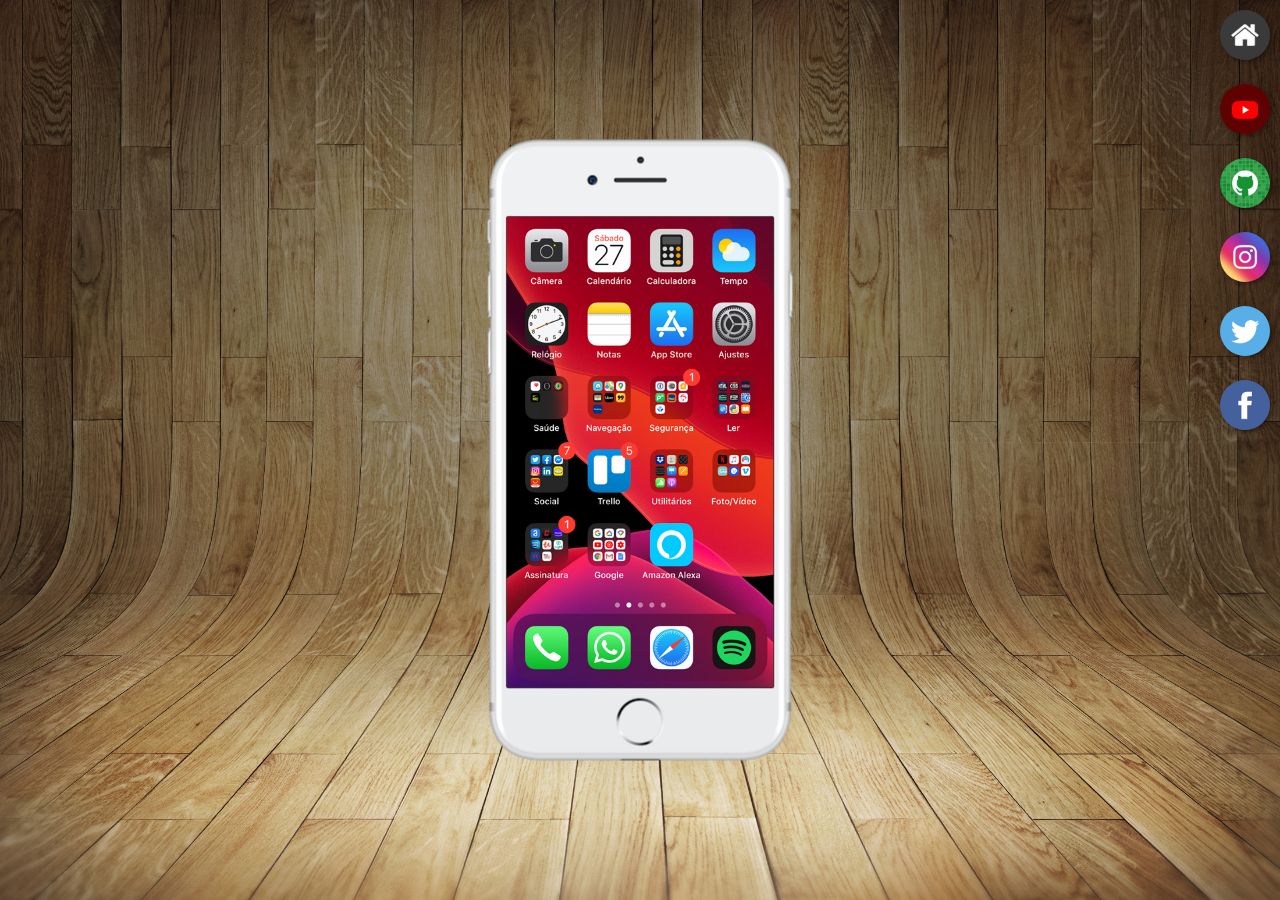
<file: index.html>
<!DOCTYPE html>
<html lang="pt-br">
<head>
    <meta charset="UTF-8">
    <meta http-equiv="X-UA-Compatible" content="IE=edge">
    <meta name="viewport" content="width=device-width, initial-scale=1.0">
    <link rel="shortcut icon" href="favicon.ico" type="image/x-icon">
    <link rel="stylesheet" href="stilo/style.css">
    <title>Progeto redes sociais</title>
</head>
<body>
    <main>
        <section id="telefone">
            <iframe src="home.html" nome="tela" id="tela" frameborder="0">
                Seu navegador não é compativel
            </iframe> 
        </section>

        <section id="redes-sociais">
            <a href="home.html" target="tela"><img src="imagens/logo-home.jpg" alt="Home"></a><br>

            <a href="youtube.html" target="tela"><img src="imagens/logo-youtube.jpg" alt="youtube"></a><br>

            <a href="guithub.html" target="tela"><img src="imagens/logo-github.jpg" alt="github"></a><br>

            <a href="#" target="tela"><img src="imagens/logo-instagram.jpg" alt="instagran"></a><br>

            <a href="#" target="tela"><img src="imagens/logo-twitter.jpg" alt="twitter"></a><br>

            <a href="#" target="tela"><img src="imagens/logo-facebook.jpg" alt="facebook"></a>

        </section>

    </main>
    
</body>
</html>
</file>
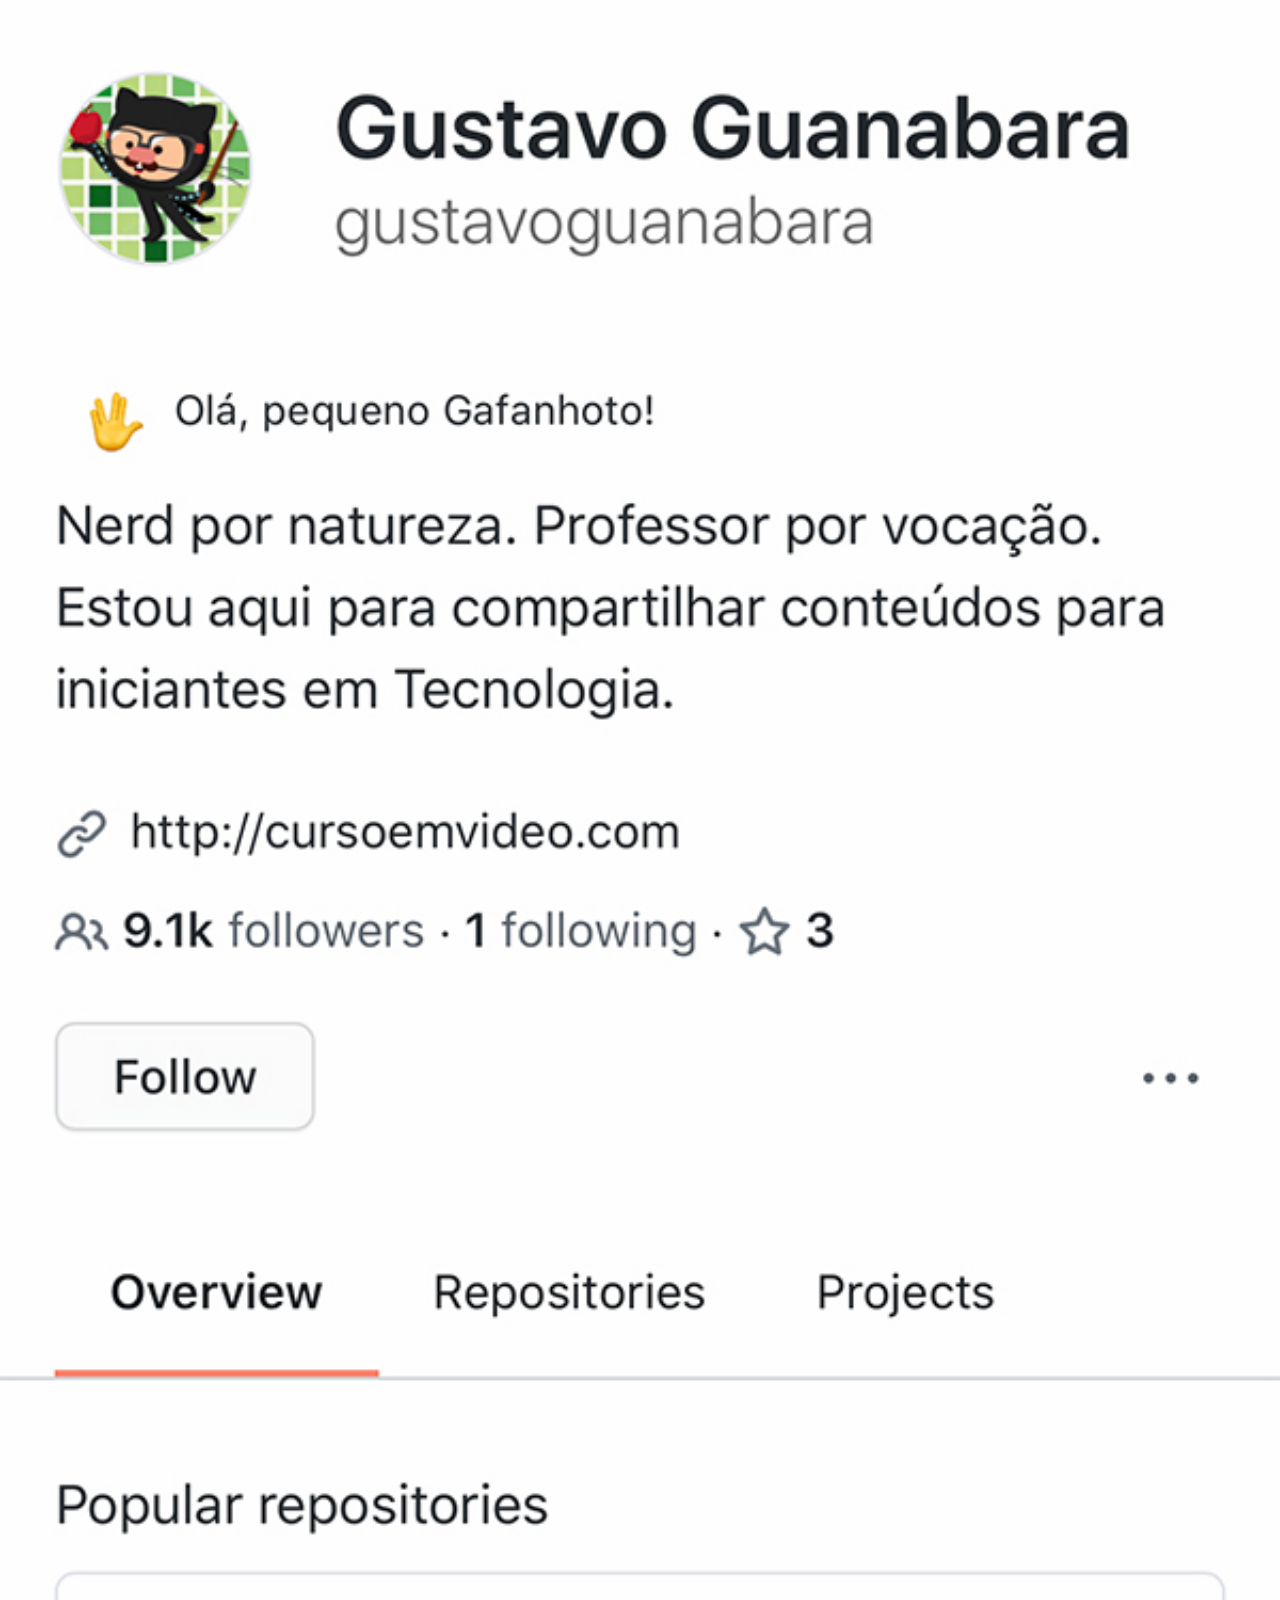
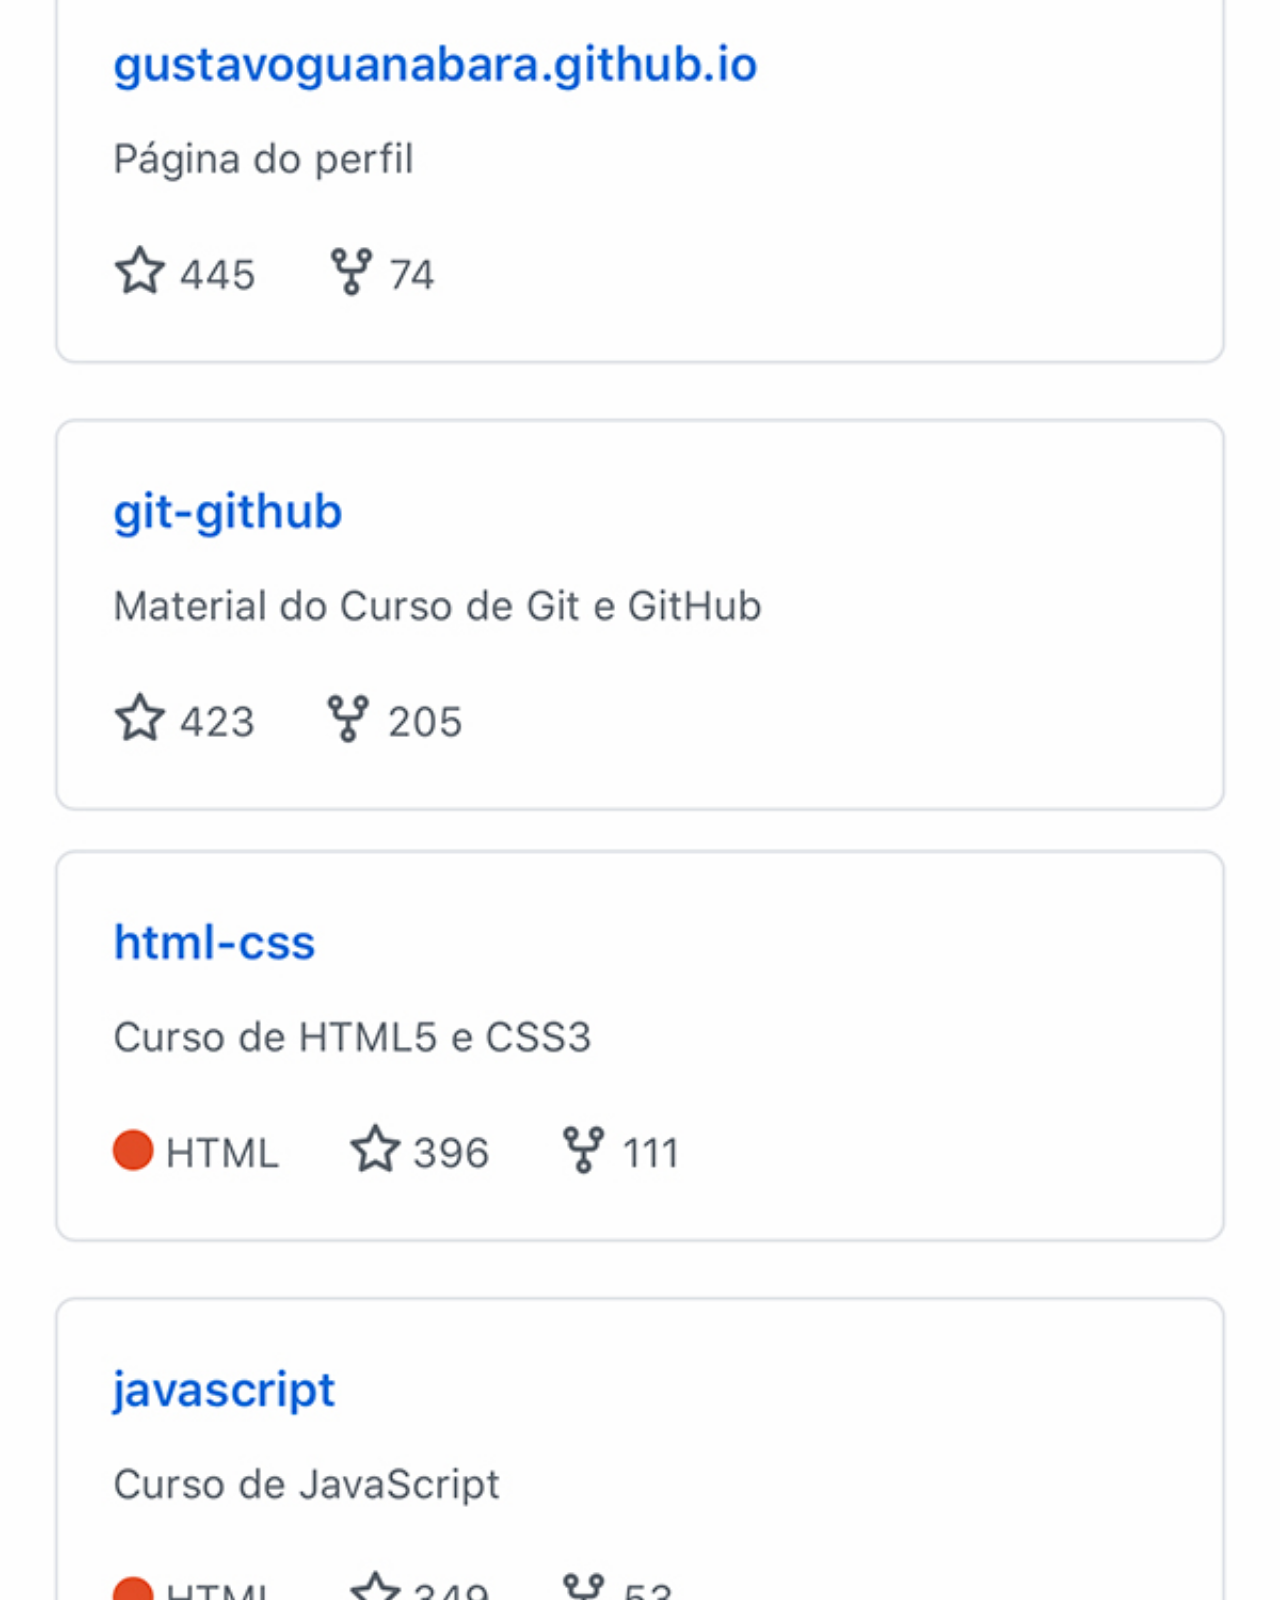
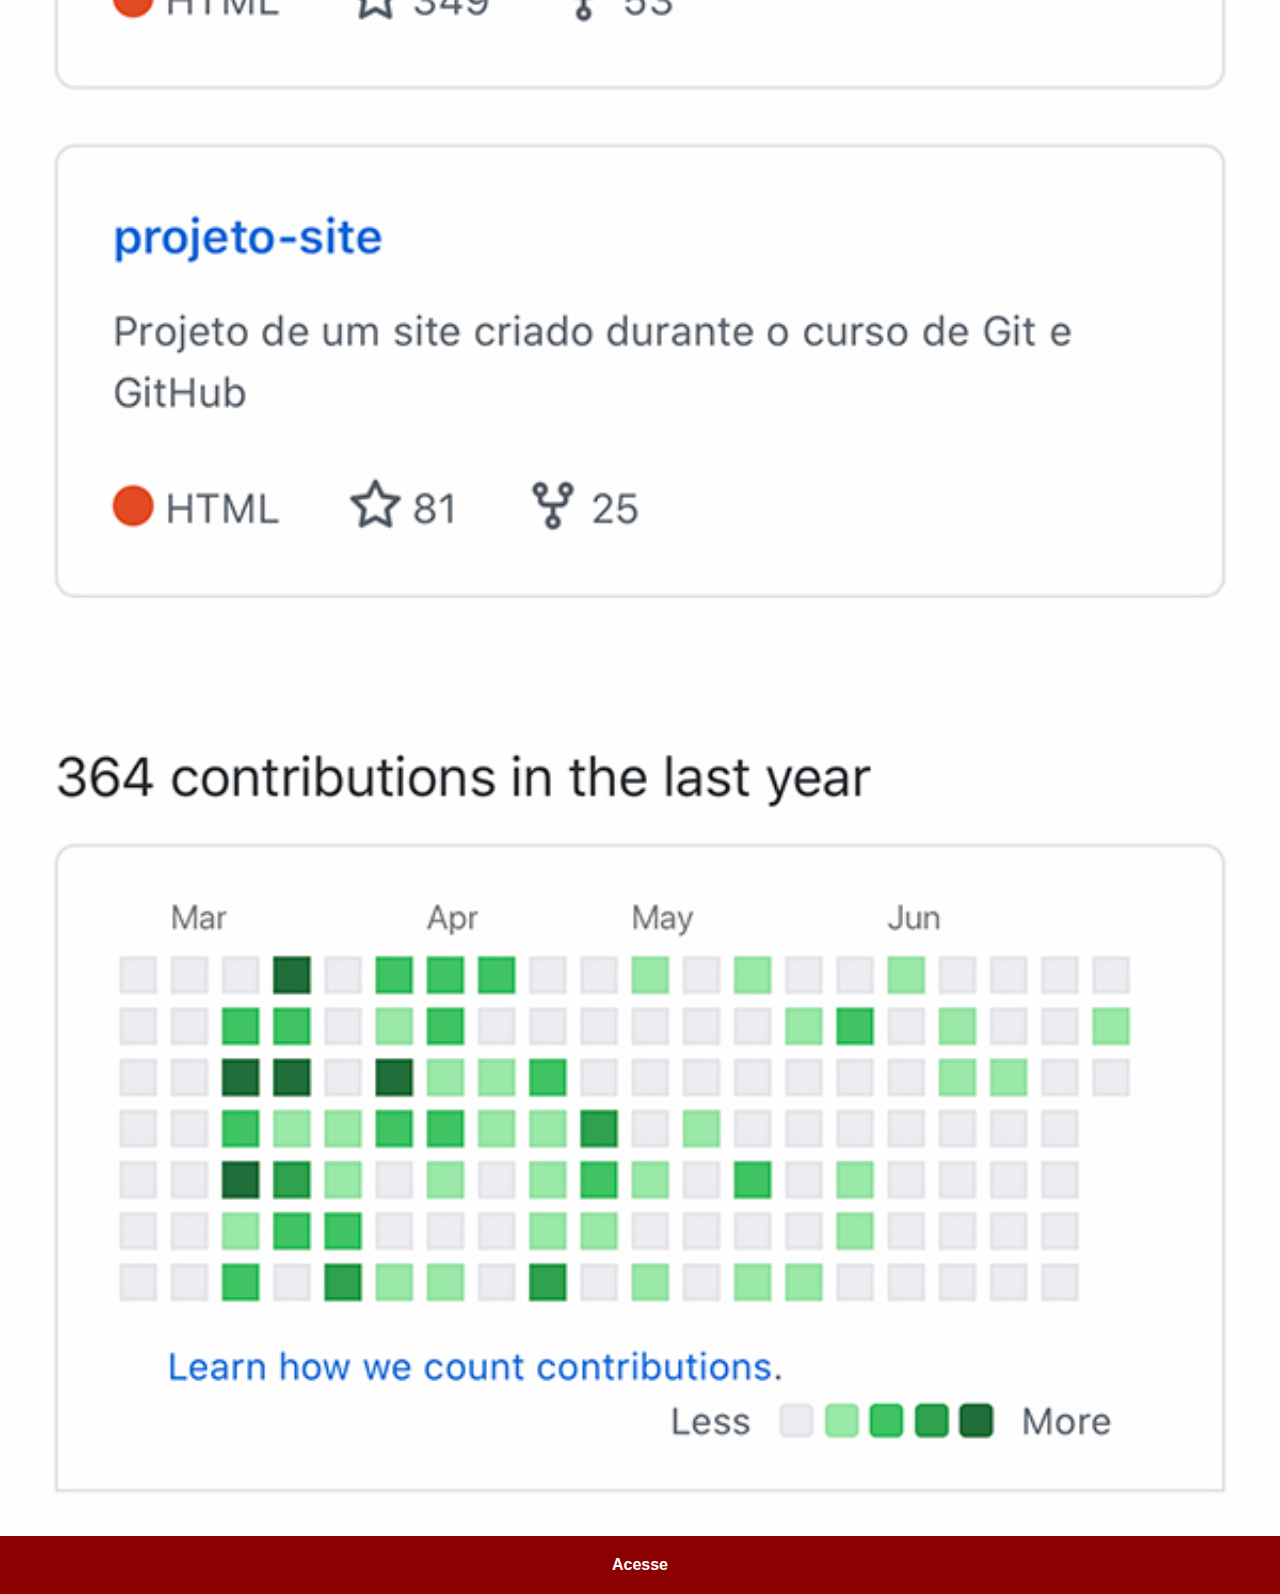
<file: guithub.html>
<!DOCTYPE html>
<html lang="pt-br">
<head>
    <meta charset="UTF-8">
    <meta http-equiv="X-UA-Compatible" content="IE=edge">
    <meta name="viewport" content="width=device-width, initial-scale=1.0">
    <title>github</title>
    <link rel="stylesheet" href="stilo/social.css">
</head>
<body>
    <img src="imagens/tela-github.jpg" alt="github">
    <a href="https://github.com/edivan220479" target="_blank">Acesse</a>
    
</body>
</html>
</file>
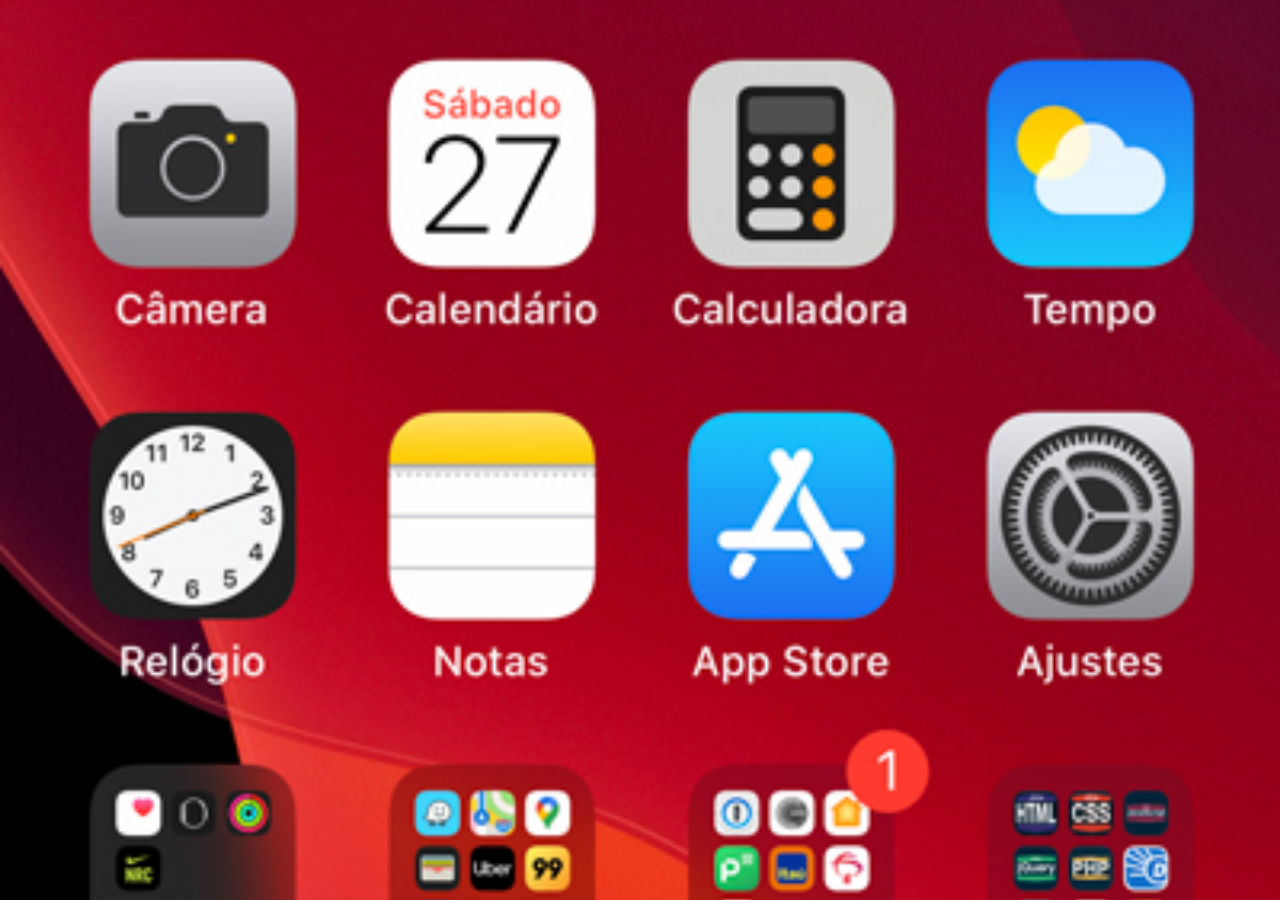
<file: home.html>
<!DOCTYPE html>
<html lang="pt-br">
<head>
    <meta charset="UTF-8">
    <meta http-equiv="X-UA-Compatible" content="IE=edge">
    <meta name="viewport" content="width=device-width, initial-scale=1.0">
    <title>Home</title>
</head>
<style>
    * {
       margin: 0px; 
       padding: 0px;
    }
    body{
        width: 100vw;
        height: 100vh;
        background: black url('imagens/tela-home.jpg') no-repeat top center;
        background-size: cover;
    }
</style>
<body>
    
</body>
</html>
</file>
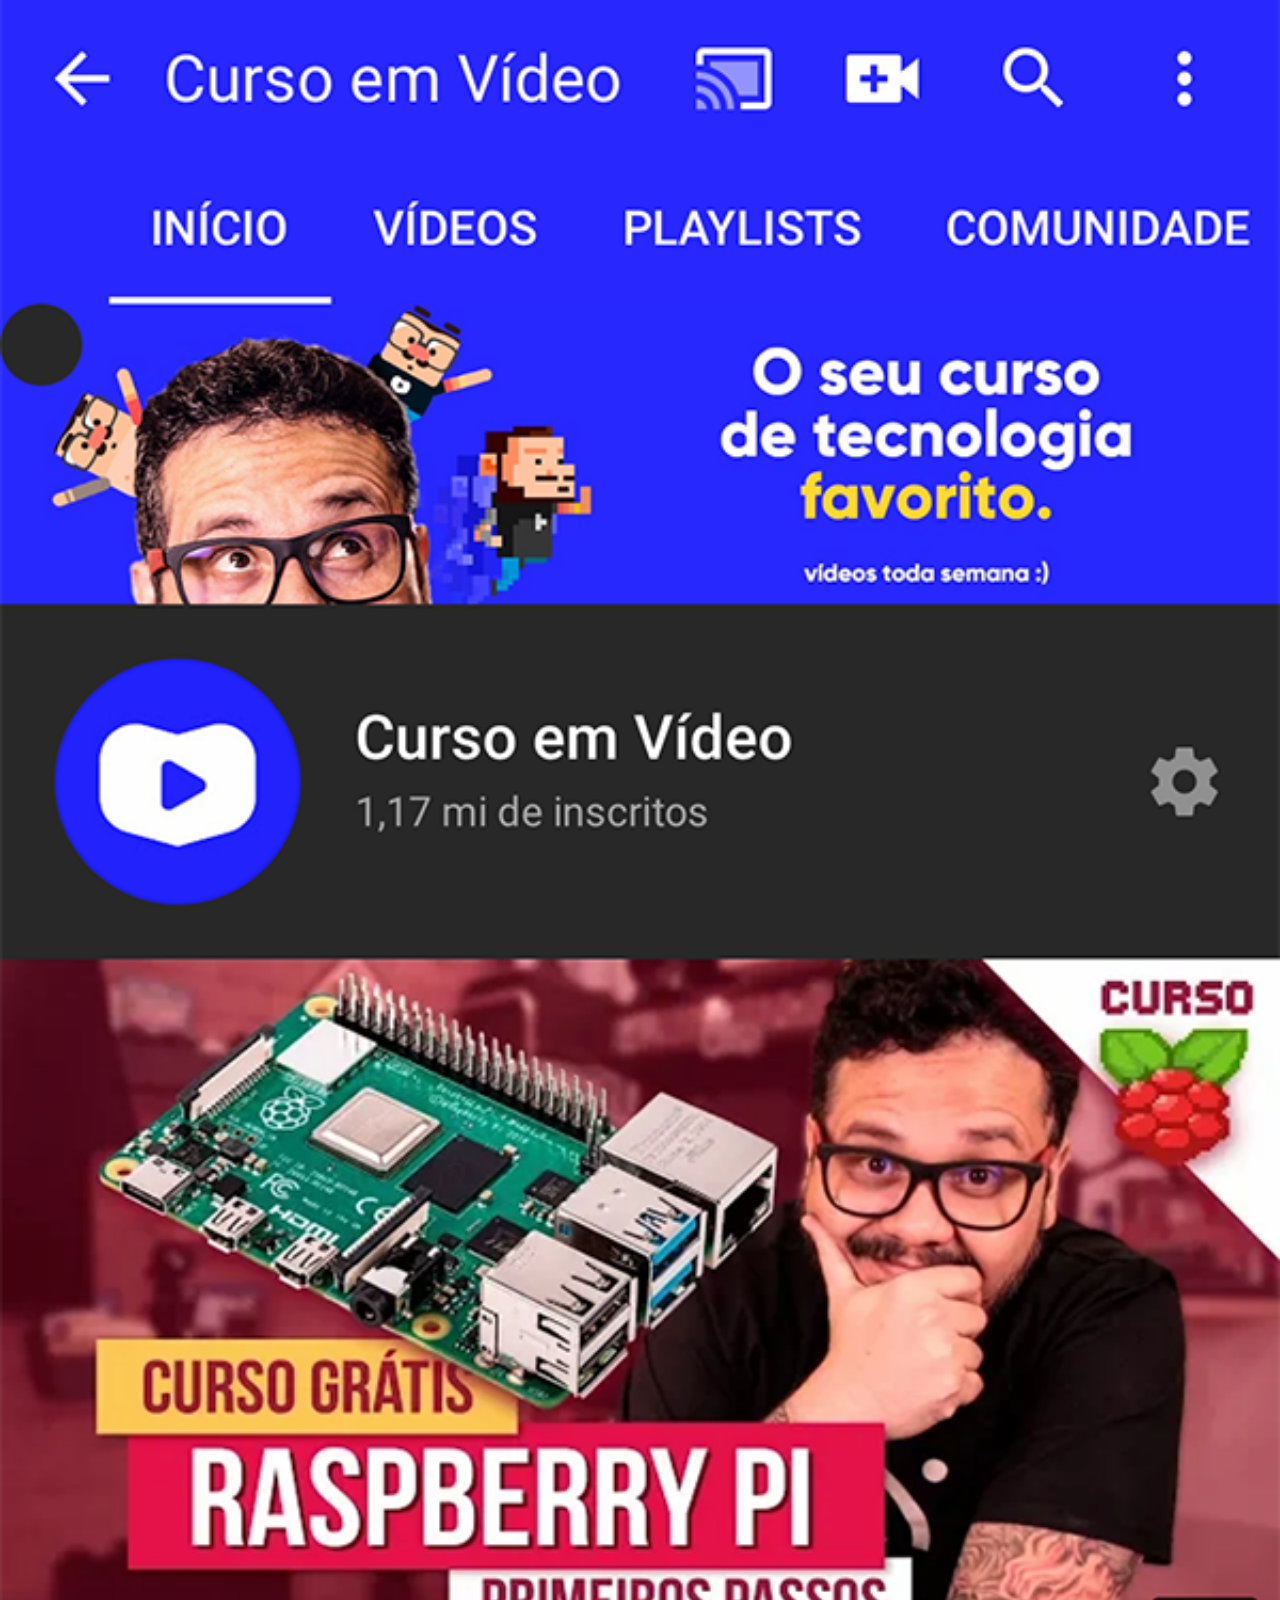
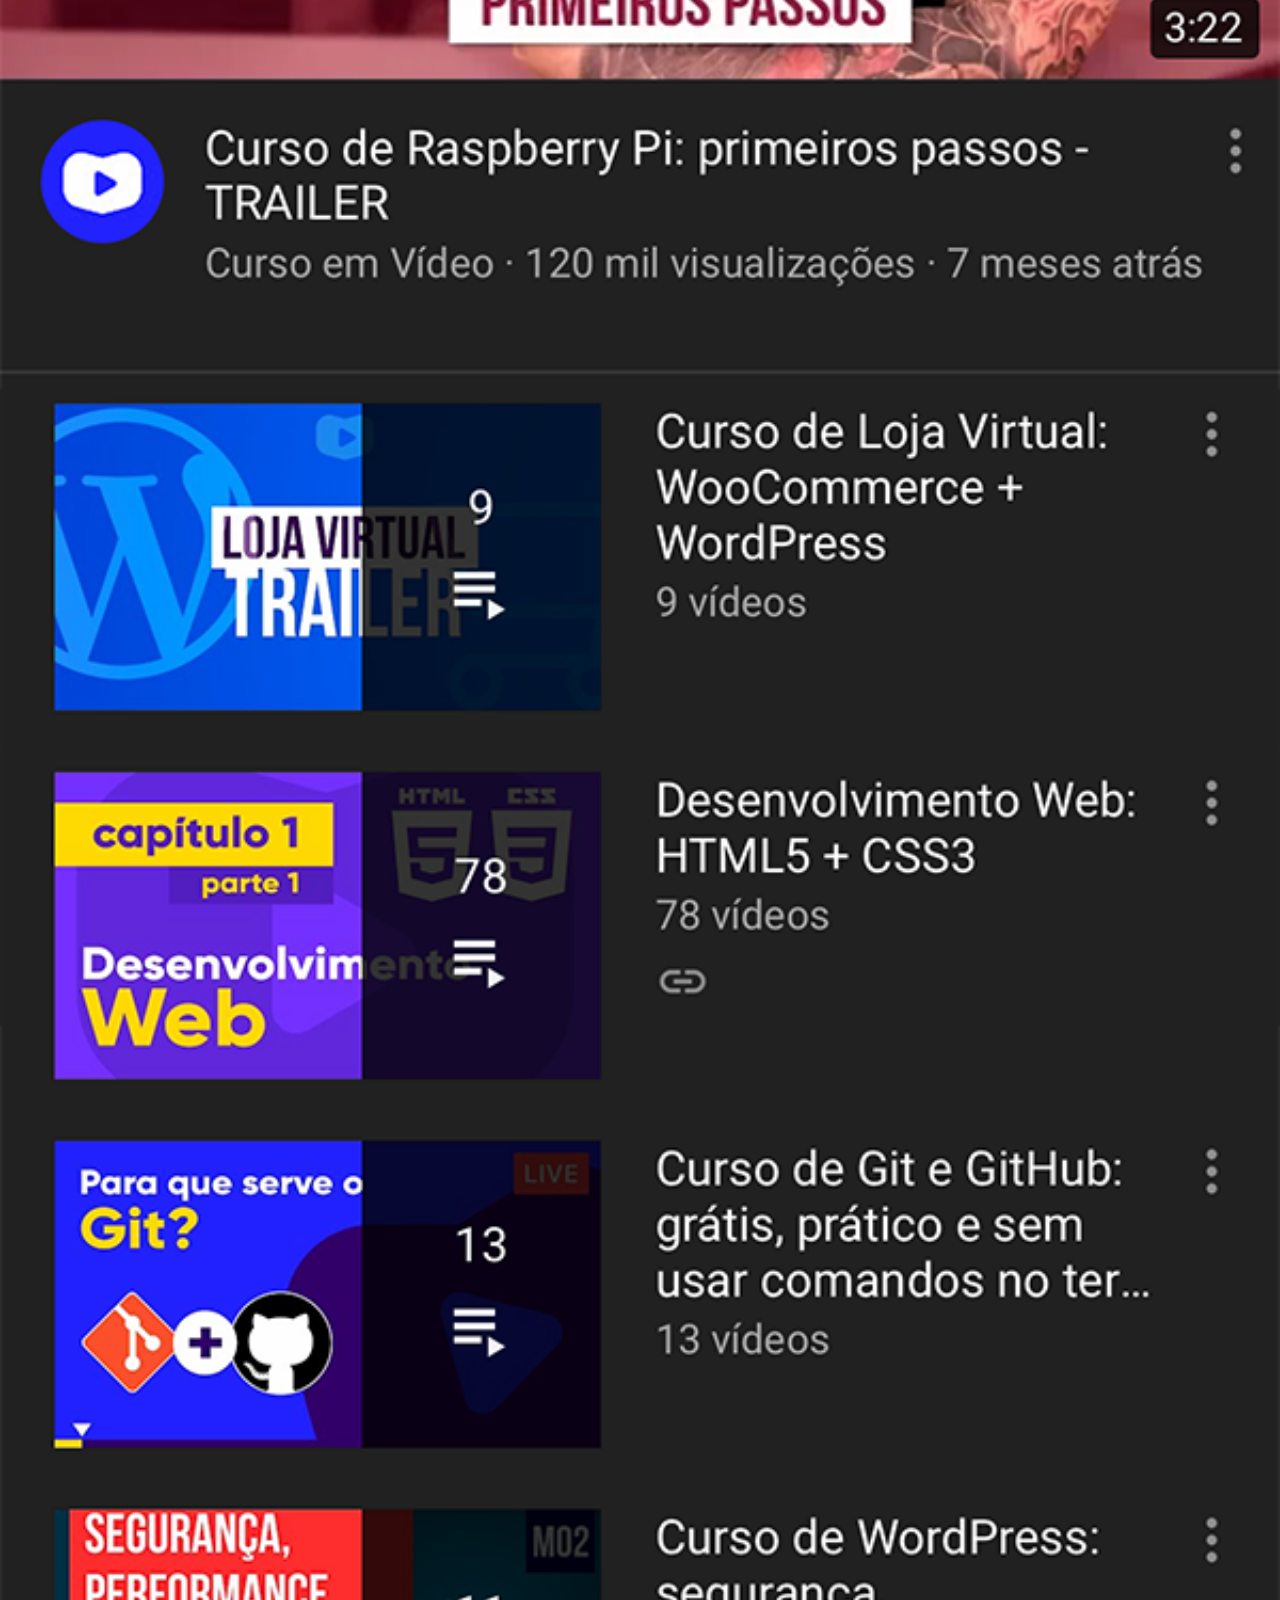
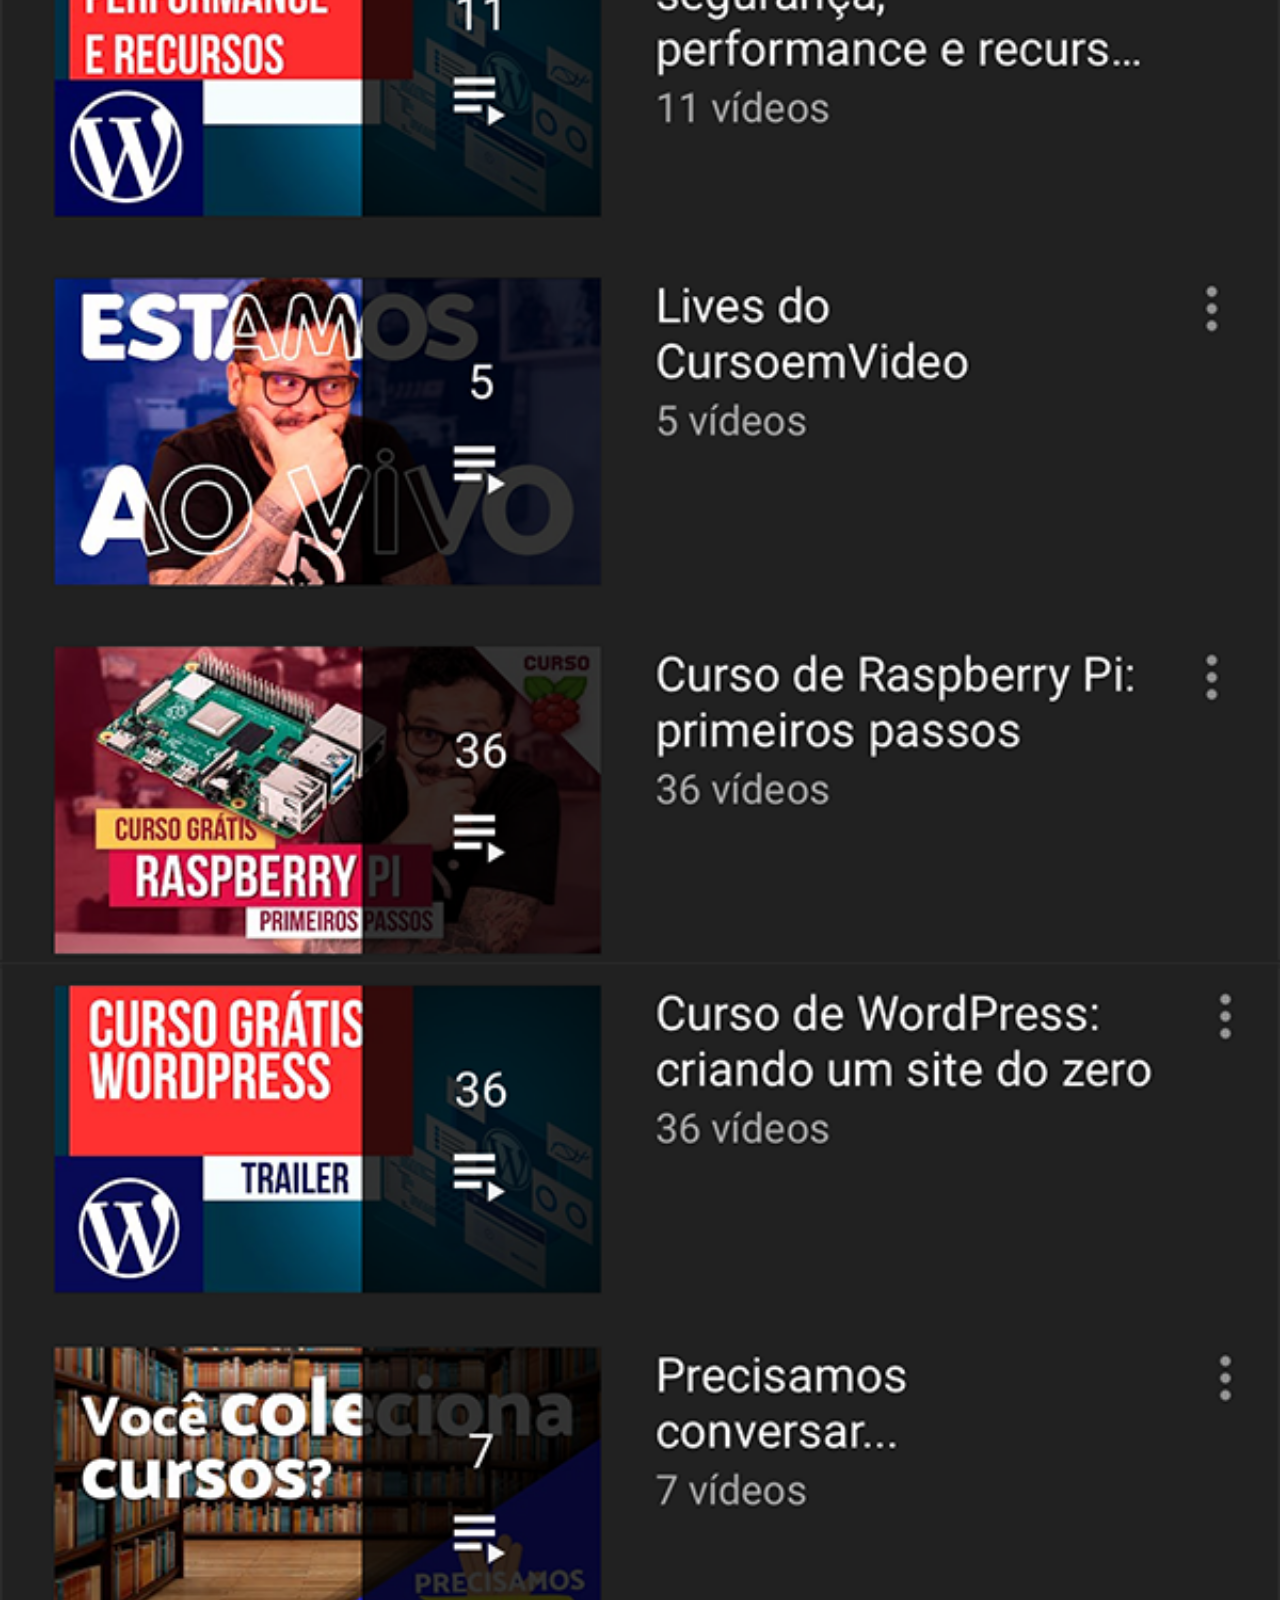
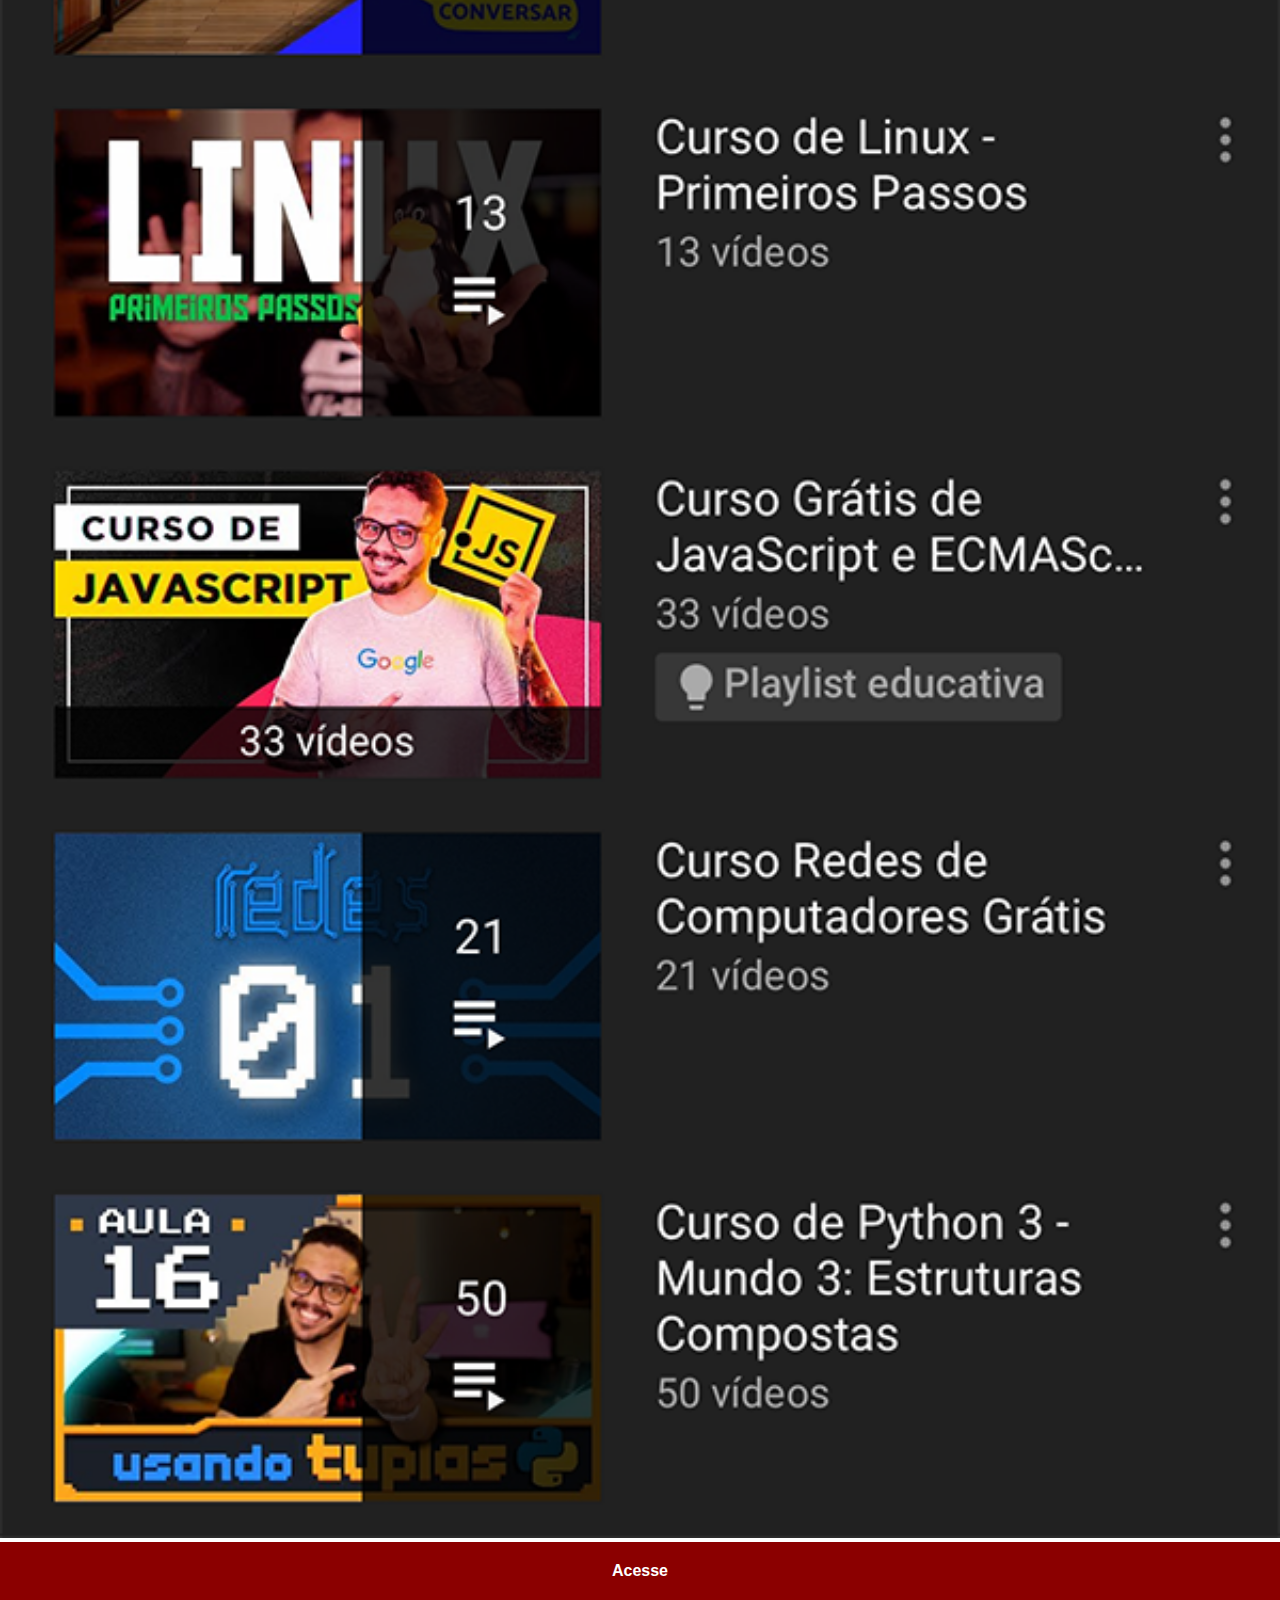
<file: youtube.html>
<!DOCTYPE html>
<html lang="pt-br">
<head>
    <meta charset="UTF-8">
    <meta http-equiv="X-UA-Compatible" content="IE=edge">
    <meta name="viewport" content="width=device-width, initial-scale=1.0">
    <title>youtube</title>
    <style>
        *{
            margin: 0px;
            padding: 0px;
            font-family: Arial, Helvetica, sans-serif;
        }
        ::-webkit-scrollbar{ 
            width: 0px;
            height: 0px;
        }
        img{
            width: 100vw;

        }
        a{
            display: block;
            background-color: darkred;
            color: white;
            padding: 20px;
            text-align: center;
            font-weight: bolder;
            text-decoration: none;
        }
        a:hover{
            background-color: red;
        }
    </style>
</head>
<body>
    <img src="imagens/tela-youtube.png" alt="Youtube">
    <a href="https://www.youtube.com/@CursoemVideo/playlists" target="_blank">Acesse</a>
    
</body>
</html>
</file>
<file: stilo/style.css>
@charset "UTF-8";

* {
    margin: 0px;
    padding: 0px;
    font-family: Arial, Helvetica, sans-serif;
}
html, body{
    height: 100vh;
    width: 100vw;
    background-color: black;
}
body{
    background: url('../imagens/fundo-madeira.jpg') no-repeat top center;
    background-size: cover;
    background-attachment: fixed;
}
main{
    position: relative;
    height: 100vh;
}
section#telefone{
    position: absolute;
    top: 50%;
    left: 50%;
    transform: translate(-50%, -50%);

    height: 627px;
    width: 311px;
    background:  url('../imagens/frame-iphone.png') no-repeat;
}
iframe#tela {
    position: relative;
    top: 80px;
    left: 22px;
    width: 267px;
    height: 471px;
}
section#redes-sociais{
    text-align: right;
}
section#redes-sociais img{
    width: 50px;
    margin:10px;
    border-radius: 50%;
    box-shadow: 2px 2px 5px rgba(0, 0, 0, 0.400);
    box-sizing: border-box;
}
section#redes-sociais img:hover {
    border:  2px solid rgba(255, 255, 255, 0.651);
    transform: translate(-3px, -3px);
    box-shadow: 5px 5px 10px rgba(0, 0, 0, 0.616);
    transition: transfor .3s border 1s;
}
</file>
<file: stilo/social.css>
@charset "UTF-8";
*{
    margin: 0px;
    padding: 0px;
    font-family: Arial, Helvetica, sans-serif;
}
::-webkit-scrollbar{ 
    width: 0px;
    height: 0px;
}
img{
    width: 100vw;

}
a{
    display: block;
    background-color: darkred;
    color: white;
    padding: 20px;
    text-align: center;
    font-weight: bolder;
    text-decoration: none;
}
a:hover{
    background-color: red;
}
</file>
